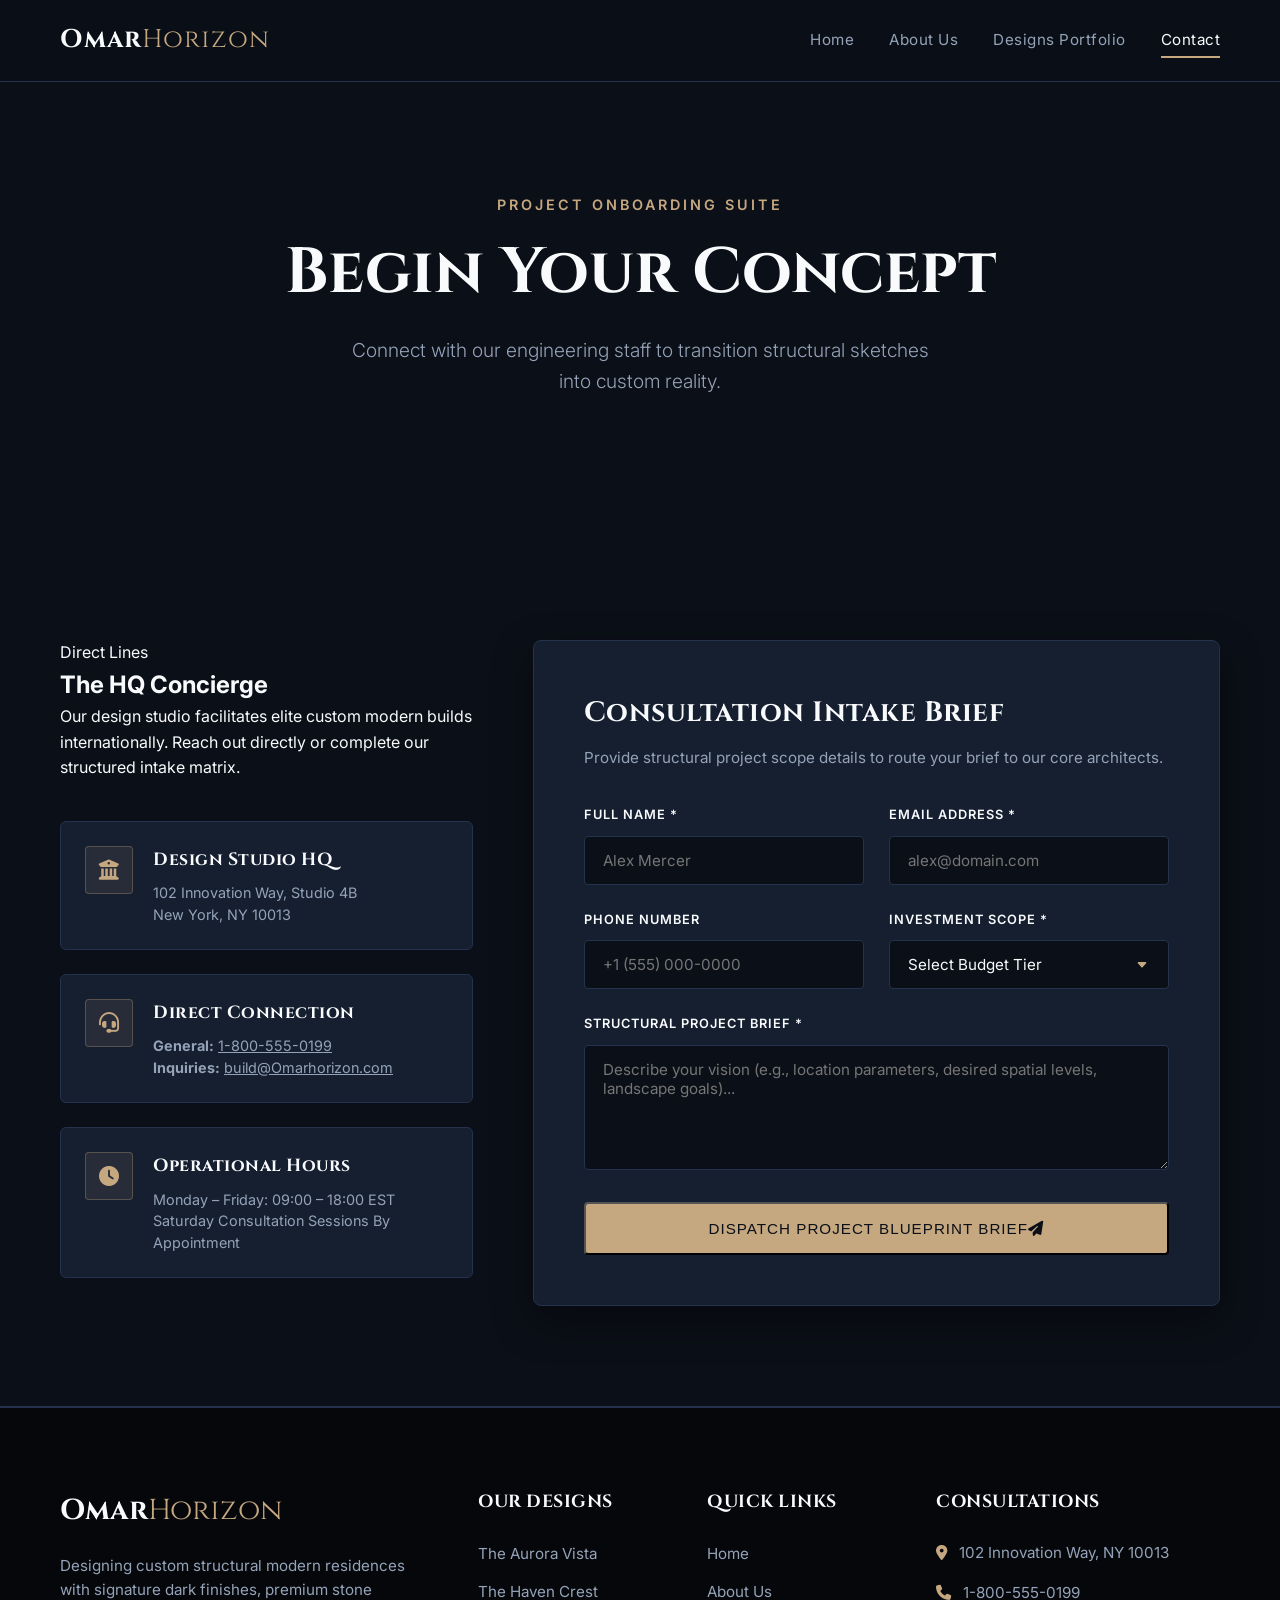
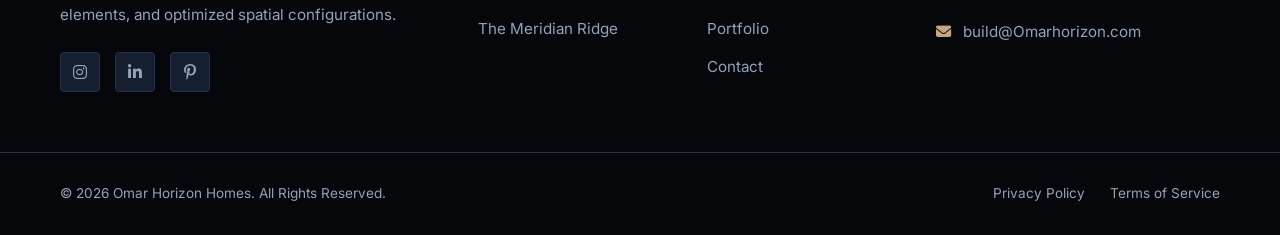
<file: contact.html>
<!DOCTYPE html>
<html lang="en">

<head>
    <meta charset="UTF-8">
    <meta name="viewport" content="width=device-width, initial-scale=1.0">
    <title>Initiate Consultation | Omar Horizon Architecture</title>
    <!-- Google Fonts: Cinzel for Heritage Headings, Inter for Clean Body Text -->
    <link rel="preconnect" href="https://fonts.googleapis.com">
    <link rel="preconnect" href="https://fonts.gstatic.com" crossorigin>
    <link
        href="https://fonts.googleapis.com/css2?family=Cinzel:wght@600;700&family=Inter:wght@300;400;500;600&display=swap"
        rel="stylesheet">
    <!-- FontAwesome Kit for Dark Metallic Icons -->
    <link rel="stylesheet" href="https://cdnjs.cloudflare.com/ajax/libs/font-awesome/6.4.0/css/all.min.css">
    <link rel="stylesheet" href="style.css">
</head>

<body>

    <!-- 1. NAVIGATION HEADER MODULE -->
    <header class="main-header">
        <div class="header-container">
            <a href="index.html" class="logo">Omar<span>Horizon</span></a>
            <button class="menu-toggle" aria-label="Toggle Navigation">
                <i class="fa-solid fa-bars"></i>
            </button>
            <nav class="nav-menu">
                <a href="index.html" class="nav-item">Home</a>
                <a href="about.html" class="nav-item">About Us</a>
                <a href="designs.html" class="nav-item">Designs Portfolio</a>
                <a href="contact.html" class="nav-item active">Contact</a>
            </nav>
        </div>
    </header>

    <!-- 2. CENTERED INNER HERO BLOCK -->
    <section class="hero-section inner-page-hero"
        style="background-image: url('https://images.unsplash.com/photo-1600566753190-17f0baa2a6c3?auto=format&fit=crop&w=1920&q=80');">
        <div class="hero-overlay"></div>
        <div class="hero-content">
            <span class="hero-subtitle">Project Onboarding Suite</span>
            <h1>Begin Your Concept</h1>
            <p>Connect with our engineering staff to transition structural sketches into custom reality.</p>
        </div>
    </section>

    <!-- 3. OPERATIONAL TWO-COLUMN CONTACT INTAKE SECTION -->
    <section class="contact-section">
        <div class="container contact-split-grid">

            <!-- Column A: Premium Information Block System -->
            <div class="contact-info-block">
                <span class="section-tag">Direct Lines</span>
                <h2 class="section-title">The HQ Concierge</h2>
                <p class="section-desc">Our design studio facilitates elite custom modern builds internationally. Reach
                    out directly or complete our structured intake matrix.</p>

                <div class="info-card-container">
                    <!-- HQ Office Address -->
                    <div class="info-meta-card">
                        <div class="info-icon-box">
                            <i class="fa-solid fa-building-columns"></i>
                        </div>
                        <div class="info-text-box">
                            <h4>Design Studio HQ</h4>
                            <p>102 Innovation Way, Studio 4B<br>New York, NY 10013</p>
                        </div>
                    </div>

                    <!-- Direct Communications -->
                    <div class="info-meta-card">
                        <div class="info-icon-box">
                            <i class="fa-solid fa-headset"></i>
                        </div>
                        <div class="info-text-box">
                            <h4>Direct Connection</h4>
                            <p><strong>General:</strong> <a href="tel:+18005550199">1-800-555-0199</a></p>
                            <p><strong>Inquiries:</strong> <a
                                    href="mailto:build@Omarhorizon.com">build@Omarhorizon.com</a></p>
                        </div>
                    </div>

                    <!-- Studio Availability -->
                    <div class="info-meta-card">
                        <div class="info-icon-box">
                            <i class="fa-solid fa-clock"></i>
                        </div>
                        <div class="info-text-box">
                            <h4>Operational Hours</h4>
                            <p>Monday – Friday: 09:00 – 18:00 EST</p>
                            <p>Saturday Consultation Sessions By Appointment</p>
                        </div>
                    </div>
                </div>
            </div>

            <!-- Column B: Interactive Custom Intake Engine Form Layout -->
            <div class="contact-form-block">
                <div class="form-wrapper-card">
                    <h3>Consultation Intake Brief</h3>
                    <p>Provide structural project scope details to route your brief to our core architects.</p>

                    <form id="architectureIntakeForm" action="#" method="POST" onsubmit="handleFormSubmission(event)">
                        <div class="form-grid-two-col">
                            <!-- Full Name Field -->
                            <div class="form-group">
                                <label for="fullName">Full Name *</label>
                                <input type="text" id="fullName" name="fullName" required placeholder="Alex Mercer">
                            </div>
                            <!-- Email Address Field -->
                            <div class="form-group">
                                <label for="emailAddress">Email Address *</label>
                                <input type="email" id="emailAddress" name="emailAddress" required
                                    placeholder="alex@domain.com">
                            </div>
                        </div>

                        <div class="form-grid-two-col">
                            <!-- Phone Number Field -->
                            <div class="form-group">
                                <label for="phoneNumber">Phone Number</label>
                                <input type="tel" id="phoneNumber" name="phoneNumber" placeholder="+1 (555) 000-0000">
                            </div>
                            <!-- Estimated Investment Select System -->
                            <div class="form-group">
                                <label for="projectBudget">Investment Scope *</label>
                                <select id="projectBudget" name="projectBudget" required>
                                    <option value="" disabled selected>Select Budget Tier</option>
                                    <option value="tier1">$1.5M – $3.0M Budget Range</option>
                                    <option value="tier2">$3.0M – $6.0M Budget Range</option>
                                    <option value="tier3">$6.0M+ Premium Enterprise Tier</option>
                                </select>
                            </div>
                        </div>

                        <!-- Project Concept Brief Message Area -->
                        <div class="form-group">
                            <label for="projectMessage">Structural Project Brief *</label>
                            <textarea id="projectMessage" name="projectMessage" rows="5" required
                                placeholder="Describe your vision (e.g., location parameters, desired spatial levels, landscape goals)..."></textarea>
                        </div>

                        <!-- Interactive Form Submission Response UI Block -->
                        <div id="formFeedback" class="form-feedback-banner"></div>

                        <!-- High-End Dark Call To Action Form Button -->
                        <button type="submit" class="btn btn-primary btn-full-width">
                            <span>Dispatch Project Blueprint Brief</span> <i class="fa-solid fa-paper-plane"></i>
                        </button>
                    </form>
                </div>
            </div>

        </div>
    </section>

    <!-- 4. HIGH-END LEGAL FOOTER ANCHOR -->
    <footer class="site-footer">
        <div class="container footer-grid">
            <div class="footer-col brand-col">
                <h2 class="footer-logo">Omar<span>Horizon</span></h2>
                <p class="brand-desc">Designing custom structural modern residences with signature dark finishes,
                    premium stone elements, and optimized spatial configurations.</p>
                <div class="footer-socials">
                    <a href="#" aria-label="Instagram"><i class="fa-brands fa-instagram"></i></a>
                    <a href="#" aria-label="LinkedIn"><i class="fa-brands fa-linkedin-in"></i></a>
                    <a href="#" aria-label="Pinterest"><i class="fa-brands fa-pinterest-p"></i></a>
                </div>
            </div>
            <div class="footer-col">
                <h3>Our Designs</h3>
                <ul class="footer-links" id="dynamic-footer-designs">
                    <!-- Automatically Generated via app.js -->
                </ul>
            </div>
            <div class="footer-col">
                <h3>Quick Links</h3>
                <ul class="footer-links">
                    <li><a href="index.html">Home</a></li>
                    <li><a href="about.html">About Us</a></li>
                    <li><a href="designs.html">Portfolio</a></li>
                    <li><a href="contact.html">Contact</a></li>
                </ul>
            </div>
            <div class="footer-col contact-col">
                <h3>Consultations</h3>
                <ul class="footer-contact-info">
                    <li><i class="fa-solid fa-location-dot"></i> <span>102 Innovation Way, NY 10013</span></li>
                    <li><i class="fa-solid fa-phone"></i> <a href="tel:+18005550199">1-800-555-0199</a></li>
                    <li><i class="fa-solid fa-envelope"></i> <a
                            href="mailto:build@Omarhorizon.com">build@Omarhorizon.com</a></li>
                </ul>
            </div>
        </div>
        <div class="footer-bottom">
            <div class="container bottom-flex">
                <p>&copy; 2026 Omar Horizon Homes. All Rights Reserved.</p>
                <div class="legal-links">
                    <a href="#">Privacy Policy</a>
                    <a href="#">Terms of Service</a>
                </div>
            </div>
        </div>
    </footer>

    <!-- Form Intake Interactivity Engine Logic -->
    <script src="app.js"></script>
    <script>
        function handleFormSubmission(event) {
            event.preventDefault();
            const feedback = document.getElementById('formFeedback');

            // Simulating intake routing transmission validation
            feedback.style.display = 'block';
            feedback.className = 'form-feedback-banner processing';
            feedback.innerHTML = '<i class="fa-solid fa-spinner fa-spin"></i> Encrypting & transmitting structural brief channels...';

            setTimeout(() => {
                feedback.className = 'form-feedback-banner success';
                feedback.innerHTML = '<i class="fa-solid fa-circle-check"></i> Project Brief Logged. A Principal Structural Design Lead will contact you within 24 hours.';
                document.getElementById('architectureIntakeForm').reset();
            }, 1800);
        }
    </script>
</body>
</file>
<file: style.css>
/* ==========================================================================
   1. CORE ARCHITECTURAL RESET & CSS VARIABLE MATRIX
   ========================================================================== */
:root {
  --bg-primary: #0b0f17; /* Deep Obsidian Midnight Blue */
  --bg-surface: #161f30; /* Lighter Dark Slate Layer */
  --accent-color: #c5a880; /* Luxury Champagne Brushed Bronze */
  --accent-hover: #b3946b; /* Darker Bronze Depth Shift */
  --text-main: #f8fafc; /* High-Contrast Off-White */
  --text-muted: #94a3b8; /* Steel Grey Sub-Typography */
  --border-color: #24324d; /* Hairline Structural Grid Border Line */
  --max-width: 1200px;
  --transition-smooth: all 0.4s cubic-bezier(0.25, 1, 0.5, 1);
}

* {
  margin: 0;
  padding: 0;
  box-sizing: border-box;
}

body {
  background-color: var(--bg-primary);
  color: var(--text-main);
  font-family: "Inter", sans-serif;
  line-height: 1.6;
  overflow-x: hidden;
}

.container {
  width: 100%;
  max-width: var(--max-width);
  margin: 0 auto;
  padding: 0 20px;
}

img {
  max-width: 100%;
  height: auto;
  display: block;
}

.section-header {
  text-align: center;
  margin-bottom: 60px;
}

.section-header h2 {
  font-family: "Cinzel", serif;
  font-size: 2.5rem;
  color: var(--text-main);
  margin-bottom: 15px;
  letter-spacing: 1px;
}

.section-header p {
  color: var(--text-muted);
  max-width: 600px;
  margin: 0 auto;
  font-size: 1.1rem;
}

/* ==========================================================================
   2. REUSABLE USER INTERACTIVE ELEMENTS (BUTTONS)
   ========================================================================== */
.btn {
  display: inline-flex;
  align-items: center;
  justify-content: center;
  padding: 14px 32px;
  font-size: 0.95rem;
  font-weight: 500;
  text-decoration: none;
  text-transform: uppercase;
  letter-spacing: 1px;
  border-radius: 4px;
  transition: var(--transition-smooth);
  cursor: pointer;
}

.btn-primary {
  background-color: var(--accent-color);
  color: #0b0f17;
}

.btn-primary:hover {
  background-color: var(--accent-hover);
  transform: translateY(-2px);
}

.btn-secondary {
  background-color: transparent;
  color: var(--text-main);
  border: 1px solid var(--border-color);
}

.btn-secondary:hover {
  background-color: rgba(248, 250, 252, 0.05);
  border-color: var(--text-main);
  transform: translateY(-2px);
}

.text-link {
  color: var(--accent-color);
  text-decoration: none;
  font-weight: 500;
  font-size: 0.95rem;
  display: inline-flex;
  align-items: center;
  gap: 8px;
  transition: var(--transition-smooth);
}

.text-link i {
  transition: var(--transition-smooth);
}

.text-link:hover {
  color: var(--text-main);
}

.text-link:hover i {
  transform: translateX(6px);
}

/* ==========================================================================
   3. NAVIGATION HEADER MODULE
   ========================================================================== */
.main-header {
  position: fixed;
  top: 0;
  left: 0;
  width: 100%;
  z-index: 1000;
  background-color: rgba(11, 15, 23, 0.9);
  backdrop-filter: blur(12px);
  border-bottom: 1px solid var(--border-color);
  transition: var(--transition-smooth);
}

@media (max-width: 768px) {
  .menu-toggle {
    display: block !important; /* Forces hamburger menu visibility on mobile */
    z-index: 1001;
  }

  /* Converts navigation bar into an absolute mobile full-screen slide down overlay */
  .nav-menu {
    display: flex !important;
    flex-direction: column;
    position: fixed;
    top: 0;
    right: -100%; /* Fully hidden off-screen by default */
    width: 70%;
    height: 100vh;
    background-color: rgba(11, 15, 25, 0.98);
    border-left: 1px solid rgba(255, 255, 255, 0.05);
    padding: 100px 40px;
    gap: 25px;
    transition: right 0.4s cubic-bezier(0.25, 1, 0.5, 1); /* Sleek slide-in effect */
    z-index: 1000;
    box-shadow: -10px 0 30px rgba(0, 0, 0, 0.5);
  }

  /* The interactive trigger class managed by app.js */
  .nav-menu.nav-active {
    right: 0; /* Slides the navigation panel neatly into the view window */
  }

  .nav-item {
    font-size: 1.1rem;
    width: 100%;
    padding: 10px 0;
  }
}

.header-container {
  max-width: var(--max-width);
  margin: 0 auto;
  padding: 20px;
  display: flex;
  align-items: center;
  justify-content: space-between;
}

.logo {
  font-family: "Cinzel", serif;
  font-size: 1.6rem;
  font-weight: 700;
  color: var(--text-main);
  text-decoration: none;
  letter-spacing: 1px;
}

.logo span {
  color: var(--accent-color);
  font-weight: 400;
}

.nav-menu {
  display: flex;
  align-items: center;
  gap: 35px;
}

.nav-item {
  color: var(--text-muted);
  text-decoration: none;
  font-size: 0.95rem;
  font-weight: 400;
  letter-spacing: 0.5px;
  transition: var(--transition-smooth);
  position: relative;
  padding: 5px 0;
}

.nav-item:hover,
.nav-item.active {
  color: var(--text-main);
}

.nav-item::after {
  content: "";
  position: absolute;
  bottom: 0;
  left: 0;
  width: 0;
  height: 2px;
  background-color: var(--accent-color);
  transition: var(--transition-smooth);
}

.nav-item:hover::after,
.nav-item.active::after {
  width: 100%;
}

.menu-toggle {
  display: none;
  background: none;
  border: none;
  color: var(--text-main);
  font-size: 1.5rem;
  cursor: pointer;
}

/* ==========================================================================
   4. CINEMATIC TWILIGHT HERO SECTION
   ========================================================================== */
.hero-section {
  position: relative;
  height: 100vh;
  min-height: 650px;
  display: flex;
  align-items: center;
  padding: 120px 20px 60px 20px;
  background-image: url("https://images.unsplash.com/photo-1600585154340-be6161a56a0c?auto=format&fit=crop&w=1920&q=80");
  background-size: cover;
  background-position: center;
  background-attachment: fixed;
}

.hero-overlay {
  position: absolute;
  top: 0;
  left: 0;
  width: 100%;
  height: 100%;
  background: linear-gradient(
    90deg,
    rgba(11, 15, 23, 0.95) 0%,
    rgba(11, 15, 23, 0.7) 50%,
    rgba(11, 15, 23, 0.4) 100%
  );
  z-index: 1;
}

.hero-content {
  position: relative;
  z-index: 2;
  max-width: var(--max-width);
  margin: 0 auto;
  width: 100%;
}

.hero-subtitle {
  display: block;
  color: var(--accent-color);
  font-size: 0.9rem;
  font-weight: 600;
  text-transform: uppercase;
  letter-spacing: 3px;
  margin-bottom: 20px;
}

.hero-content h1 {
  font-family: "Cinzel", serif;
  font-size: 4rem;
  line-height: 1.15;
  color: var(--text-main);
  margin-bottom: 25px;
}

.hero-content p {
  color: var(--text-muted);
  font-size: 1.2rem;
  max-width: 600px;
  margin-bottom: 40px;
  font-weight: 300;
}

.hero-actions {
  display: flex;
  align-items: center;
  gap: 20px;
}

/* ==========================================================================
   5. BRAND VALUES & CORE SERVICES GRID
   ========================================================================== */
.services-section {
  padding: 100px 0;
  background-color: var(--bg-primary);
  border-bottom: 1px solid var(--border-color);
}

.services-grid {
  display: grid;
  grid-template-columns: repeat(3, 1fr);
  gap: 30px;
}

.service-card {
  background: linear-gradient(
    135deg,
    rgba(22, 31, 48, 0.8) 0%,
    rgba(11, 15, 23, 0.9) 100%
  );
  border: 1px solid rgba(197, 168, 128, 0.1);
  backdrop-filter: blur(10px);
  padding: 40px 35px;
  border-radius: 6px;
  transition: var(--transition-smooth);
}

.service-card:hover {
  border-color: rgba(197, 168, 128, 0.3);
  transform: translateY(-5px);
  box-shadow: 0 15px 40px rgba(0, 0, 0, 0.5);
}

.icon-box {
  width: 60px;
  height: 60px;
  background-color: rgba(197, 168, 128, 0.1);
  border-radius: 4px;
  display: flex;
  align-items: center;
  justify-content: center;
  margin-bottom: 25px;
  transition: var(--transition-smooth);
}

.icon-box i {
  color: var(--accent-color);
  font-size: 1.6rem;
}

.service-card:hover .icon-box {
  background-color: var(--accent-color);
}

.service-card:hover .icon-box i {
  color: #0b0f17;
}

.service-card h3 {
  font-family: "Cinzel", serif;
  font-size: 1.3rem;
  color: var(--text-main);
  margin-bottom: 15px;
}

.service-card p {
  color: var(--text-muted);
  font-size: 0.95rem;
}

/* ==========================================================================
   6. SIGNATURE DESIGN PORTFOLIO CAROUSEL/GRID TRACK
   ========================================================================== */
.portfolio-showcase {
  padding: 100px 0;
  background-color: #0d131f;
  border-bottom: 1px solid var(--border-color);
}

.portfolio-grid {
  display: grid;
  grid-template-columns: repeat(3, 1fr);
  gap: 30px;
}

.portfolio-card {
  background-color: var(--bg-surface);
  border: 1px solid var(--border-color);
  border-radius: 6px;
  overflow: hidden;
  transition: var(--transition-smooth);
}

.portfolio-card:hover {
  transform: translateY(-5px);
  box-shadow: 0 20px 45px rgba(0, 0, 0, 0.6);
  border-color: rgba(197, 168, 128, 0.2);
}

.card-img {
  height: 240px;
  overflow: hidden;
  position: relative;
}

.card-img img {
  width: 100%;
  height: 100%;
  object-fit: cover;
  transition: var(--transition-smooth);
}

.portfolio-card:hover .card-img img {
  transform: scale(1.06);
}

.card-body {
  padding: 30px;
}

.card-body h3 {
  font-family: "Cinzel", serif;
  font-size: 1.4rem;
  color: var(--text-main);
  margin-bottom: 12px;
}

.card-body p {
  color: var(--text-muted);
  font-size: 0.95rem;
  margin-bottom: 25px;
  min-height: 66px;
}

/* ==========================================================================
   7. TESTIMONIAL REVIEW SLIDER ENGINE
   ========================================================================== */
/* Slider engine structural rules */

.testimonials-section {
  padding: 20px;
}
#home-reviews-track {
  display: flex !important;
  flex-direction: row !important;
  flex-wrap: nowrap !important;
  width: 500% !important; /* Grants 100% viewport spacing per page slice */
}

.review-page-slice {
  display: grid !important;
  grid-template-columns: repeat(2, 1fr) !important;
  gap: 30px;
  width: 20% !important; /* Take exactly 1/5th of the 500% parent width track */
  flex: 0 0 20% !important; /* Stop the layout engine from squeezing the page slice width */
  box-sizing: border-box;
  padding: 0 10px;
}

.review-page-slice .review-card {
  width: 100% !important;
  box-sizing: border-box;
  background: #161c2a; /* Keeps the signature dark background contrast */
  padding: 20px;
  border-radius: 4px;

  /* ADDED BORDERS BELOW */
  border: 1px solid rgba(255, 255, 255, 0.08); /* Clean, subtle white border */
  transition: border-color 0.3s ease;
}

/* Optional: Golden accent glow when hovering over a card */
.review-page-slice .review-card:hover {
  border-color: var(--accent-color, #d4af37);
}

/* Base style fallback rules for pagination navigation dots */
.slider-dots .dot {
  width: 8px;
  height: 8px;
  background-color: rgba(255, 255, 255, 0.2);
  border-radius: 50%;
  cursor: pointer;
  transition: all 0.3s ease;
}

.slider-dots .dot.active {
  background-color: var(--accent-color, #d4af37);
  transform: scale(1.2);
}

/* ==========================================================================
   RESPONSIVE BREAKPOINTS FOR THE REVIEWS
   ========================================================================== */

/* TABLET LAYOUTS & LAPTOPS (Under 1024px) */
@media (max-width: 1024px) {
  .review-page-slice {
    /* Drop to showing 1 review at a time to give the content room to breathe */
    grid-template-columns: 1fr !important;
    /* Limit to 2 reviews visually on tablets so it doesn't get infinitely long vertically */
    gap: 20px;
    padding: 10px 40px;
  }
}

/* MOBILE PHONE LAYOUTS (Under 600px) */
@media (max-width: 600px) {
  .review-page-slice {
    grid-template-columns: 1fr !important;
    padding: 10px 5px;
    gap: 15px;
  }

  .review-page-slice .review-card {
    padding: 20px; /* Tighter padding for tiny screens */
  }

  .review-card p {
    font-size: 0.9rem; /* Slightly smaller text so it fits comfortably */
    margin-bottom: 15px;
  }

  /* Shrink the navigation buttons slightly on small screens */
  #slider-prev-btn,
  #slider-next-btn {
    width: 38px !important;
    height: 38px !important;
  }

  .slider-pagination-controls {
    gap: 10px !important;
    margin-top: 25px !important;
  }
}
/* ==========================================================================
   8. PREMIUM LEAD MAGNET MODULE
   ========================================================================== */
.lead-magnet-section {
  padding: 100px 0;
  background-color: #0d131f;
  border-bottom: 1px solid var(--border-color);
}

.lead-magnet-wrapper {
  display: grid;
  grid-template-columns: 1fr 1.2fr;
  background-color: var(--bg-surface);
  border: 1px solid var(--border-color);
  border-radius: 12px;
  overflow: hidden;
  box-shadow: 0 30px 60px rgba(0, 0, 0, 0.4);
}

.lead-image-col {
  position: relative;
  min-height: 100%;
}

.lead-image-col img {
  width: 100%;
  height: 100%;
  object-fit: cover;
}

.image-gradient-overlay {
  position: absolute;
  top: 0;
  left: 0;
  width: 100%;
  height: 100%;
  background: linear-gradient(
    to right,
    rgba(22, 31, 48, 0) 40%,
    rgba(22, 31, 48, 0.4) 100%
  );
}

.lead-content-col {
  padding: 60px;
  display: flex;
  flex-direction: column;
  justify-content: center;
}

.lead-tagline {
  color: var(--accent-color);
  font-size: 0.85rem;
  text-transform: uppercase;
  letter-spacing: 2px;
  font-weight: 600;
  margin-bottom: 15px;
}

.lead-content-col h2 {
  font-family: "Cinzel", serif;
  font-size: 2.2rem;
  line-height: 1.25;
  margin-bottom: 20px;
  color: var(--text-main);
}

.lead-content-col p {
  color: var(--text-muted);
  font-size: 1rem;
  margin-bottom: 35px;
  line-height: 1.6;
}

.lead-capture-form {
  width: 100%;
  margin-bottom: 20px;
}

.form-group {
  margin-bottom: 20px;
}

.lead-capture-form input {
  width: 100%;
  padding: 16px 20px;
  background-color: var(--bg-primary);
  border: 1px solid var(--border-color);
  border-radius: 4px;
  color: var(--text-main);
  font-family: "Inter", sans-serif;
  font-size: 0.95rem;
  transition: var(--transition-smooth);
}

.lead-capture-form input:focus {
  outline: none;
  border-color: var(--accent-color);
  box-shadow: 0 0 10px rgba(197, 168, 128, 0.15);
}

.btn-full {
  width: 100%;
  gap: 10px;
}

.form-disclaimer {
  display: flex;
  align-items: center;
  gap: 8px;
  font-size: 0.8rem !important;
  color: #64748b !important;
  margin-bottom: 0 !important;
}

/* ==========================================================================
   9. HIGH-END LEGAL FOOTER ANCHOR
   ========================================================================== */
.site-footer {
  background-color: #05070b;
  border-top: 2px solid var(--border-color);
  padding: 80px 0 0 0;
}

.footer-grid {
  display: grid;
  grid-template-columns: 2fr repeat(2, 1fr) 1.5fr;
  gap: 40px;
  margin-bottom: 60px;
}

.brand-col .footer-logo {
  font-family: "Cinzel", serif;
  font-size: 1.8rem;
  color: var(--text-main);
  margin-bottom: 20px;
  text-decoration: none;
}

.brand-col .footer-logo span {
  color: var(--accent-color);
  font-weight: 400;
}

.brand-desc {
  color: var(--text-muted);
  font-size: 0.95rem;
  margin-bottom: 25px;
}

.footer-socials {
  display: flex;
  gap: 15px;
}

.footer-socials a {
  width: 40px;
  height: 40px;
  background-color: var(--bg-surface);
  border: 1px solid var(--border-color);
  border-radius: 4px;
  display: flex;
  align-items: center;
  justify-content: center;
  color: var(--text-muted);
  text-decoration: none;
  transition: var(--transition-smooth);
}

.footer-socials a:hover {
  color: #0b0f17;
  background-color: var(--accent-color);
  border-color: var(--accent-color);
  transform: translateY(-3px);
}

.footer-col h3 {
  font-family: "Cinzel", serif;
  font-size: 1.1rem;
  color: var(--text-main);
  margin-bottom: 25px;
  letter-spacing: 0.5px;
  text-transform: uppercase;
}

.footer-links {
  list-style: none;
}

.footer-links li {
  margin-bottom: 12px;
}

.footer-links a {
  color: var(--text-muted);
  text-decoration: none;
  font-size: 0.95rem;
  transition: var(--transition-smooth);
}

.footer-links a:hover {
  color: var(--accent-color);
  padding-left: 4px;
}

.footer-contact-info {
  list-style: none;
}

.footer-contact-info li {
  display: flex;
  gap: 12px;
  margin-bottom: 15px;
  color: var(--text-muted);
  font-size: 0.95rem;
}

.footer-contact-info i {
  color: var(--accent-color);
  margin-top: 4px;
}

.footer-contact-info a {
  color: var(--text-muted);
  text-decoration: none;
  transition: var(--transition-smooth);
}

.footer-contact-info a:hover {
  color: var(--accent-color);
}

.footer-bottom {
  border-top: 1px solid var(--border-color);
  padding: 30px 0;
}

.bottom-flex {
  display: flex;
  justify-content: space-between;
  align-items: center;
  color: var(--text-muted);
  font-size: 0.85rem;
}

.legal-links {
  display: flex;
  gap: 25px;
}

.legal-links a {
  color: var(--text-muted);
  text-decoration: none;
  transition: var(--transition-smooth);
}

.legal-links a:hover {
  color: var(--accent-color);
}

/* ==========================================================================
   10. ABOUT US PAGE EXCLUSIVE MODULES (With Alignment Override Fixes)
   ========================================================================== */
.hero-section.inner-page-hero {
  height: 60vh;
  min-height: 400px;
  display: flex;
  align-items: center;
  justify-content: center;
  text-align: center;
  padding: 80px 20px 0 20px;
}

.inner-page-hero .hero-content {
  margin: 0 auto;
  max-width: 800px;
}

.inner-page-hero .hero-content p {
  margin: 0 auto 30px auto;
}

.story-section {
  padding: 100px 0;
  background-color: var(--bg-primary);
  border-bottom: 1px solid var(--border-color);
}

.story-wrapper {
  display: grid;
  grid-template-columns: 1fr 1fr;
  gap: 60px;
  align-items: center;
}

.sub-accent {
  color: var(--accent-color);
  font-size: 0.9rem;
  font-weight: 600;
  text-transform: uppercase;
  letter-spacing: 2px;
  display: block;
  margin-bottom: 10px;
}

.story-content-col h2 {
  font-family: "Cinzel", serif;
  font-size: 2.5rem;
  color: var(--text-main);
  margin-bottom: 25px;
  line-height: 1.2;
}

.story-content-col p {
  color: var(--text-muted);
  margin-bottom: 20px;
  font-size: 1.05rem;
}

.story-metrics {
  display: flex;
  gap: 40px;
  margin-top: 35px;
  border-top: 1px solid var(--border-color);
  padding-top: 30px;
}

.metric-item h3 {
  font-family: "Cinzel", serif;
  font-size: 2.2rem;
  color: var(--accent-color);
  margin-bottom: 5px;
}

.metric-item span {
  color: var(--text-muted);
  font-size: 0.85rem;
  text-transform: uppercase;
  letter-spacing: 1px;
}

.story-image-col {
  position: relative;
  padding: 20px;
}

.story-image-col img {
  width: 100%;
  border-radius: 6px;
  position: relative;
  z-index: 2;
  box-shadow: 0 20px 40px rgba(0, 0, 0, 0.5);
}

.frame-accent {
  position: absolute;
  top: 0;
  right: 0;
  width: 80%;
  height: 90%;
  border: 2px solid var(--border-color);
  border-radius: 6px;
  z-index: 1;
}

.team-section {
  padding: 100px 0;
  background-color: #0d131f;
  border-bottom: 1px solid var(--border-color);
}

.team-grid {
  display: grid;
  grid-template-columns: repeat(3, 1fr);
  gap: 30px;
}

.team-card {
  background-color: var(--bg-surface);
  border: 1px solid var(--border-color);
  border-radius: 6px;
  overflow: hidden;
  transition: var(--transition-smooth);
}

.team-card:hover {
  transform: translateY(-5px);
  border-color: rgba(197, 168, 128, 0.25);
  box-shadow: 0 15px 35px rgba(0, 0, 0, 0.4);
}

.member-img {
  height: 350px;
  overflow: hidden;
}

.member-img img {
  width: 100%;
  height: 100%;
  object-fit: cover;
  filter: grayscale(0.4) contrast(1.1);
  transition: var(--transition-smooth);
}

.team-card:hover .member-img img {
  filter: grayscale(0) contrast(1);
  transform: scale(1.03);
}

.member-info {
  padding: 25px;
}

.member-info h3 {
  font-family: "Cinzel", serif;
  font-size: 1.25rem;
  color: var(--text-main);
  margin-bottom: 5px;
}

.member-info span {
  color: var(--accent-color);
  font-size: 0.85rem;
  text-transform: uppercase;
  letter-spacing: 1px;
  display: block;
  margin-bottom: 15px;
}

.member-info p {
  color: var(--text-muted);
  font-size: 0.9rem;
  line-height: 1.5;
}

/* ==========================================================================
   11. MOBILE RESPONSIVE MEDIA VIEWPORT BREAKPOINTS
   ========================================================================== */
@media (max-width: 1024px) {
  .hero-content h1 {
    font-size: 3.2rem;
  }

  .services-grid,
  .portfolio-grid,
  .team-grid {
    grid-template-columns: repeat(2, 1fr);
    gap: 25px;
  }

  .lead-magnet-wrapper {
    grid-template-columns: 1fr;
  }

  .lead-image-col {
    height: 300px;
  }

  .image-gradient-overlay {
    background: linear-gradient(
      to bottom,
      rgba(22, 31, 48, 0) 50%,
      rgba(22, 31, 48, 0.6) 100%
    );
  }

  .lead-content-col {
    padding: 40px 25px;
  }

  .footer-grid {
    grid-template-columns: repeat(2, 1fr);
    gap: 40px;
  }

  .story-wrapper {
    grid-template-columns: 1fr;
    gap: 40px;
  }
}

@media (max-width: 768px) {
  .section-header h2,
  .story-content-col h2,
  .lead-content-col h2 {
    font-size: 2rem;
  }

  .menu-toggle {
    display: block;
  }

  .nav-menu {
    display: none;
  }

  .hero-section {
    background-attachment: scroll;
  }

  .hero-content h1 {
    font-size: 2.4rem;
  }

  .hero-content p {
    font-size: 1.05rem;
  }

  .hero-actions {
    flex-direction: column;
    align-items: flex-start;
    gap: 15px;
  }

  .hero-actions .btn {
    width: 100%;
  }

  .services-grid,
  .portfolio-grid,
  .team-grid,
  .footer-grid {
    grid-template-columns: 1fr;
  }

  .review-card {
    padding: 35px 20px;
  }

  .review-card p {
    font-size: 1.05rem;
  }

  .member-img {
    height: 300px;
  }

  .bottom-flex {
    flex-direction: column;
    gap: 15px;
    text-align: center;
  }
}
/* ==========================================================================
   11. DESIGNS ARCHIVE PAGE EXCLUSIVE MODULES
   ========================================================================== */
.portfolio-archive-section {
  padding: 80px 0 100px 0;
  background-color: var(--bg-primary);
}

/* Metadata Interactive Filter System Bar Layout */
.portfolio-filter-bar {
  display: flex;
  justify-content: center;
  align-items: center;
  gap: 15px;
  margin-bottom: 60px;
  flex-wrap: wrap;
}

.filter-btn {
  background-color: var(--bg-surface);
  border: 1px solid var(--border-color);
  color: var(--text-muted);
  padding: 10px 24px;
  font-family: "Inter", sans-serif;
  font-size: 0.9rem;
  font-weight: 500;
  text-transform: uppercase;
  letter-spacing: 1px;
  border-radius: 4px;
  cursor: pointer;
  transition: var(--transition-smooth);
}

.filter-btn:hover,
.filter-btn.active {
  background-color: var(--accent-color);
  border-color: var(--accent-color);
  color: #0b0f17;
  box-shadow: 0 5px 15px rgba(197, 168, 128, 0.2);
}

/* Master Loop Archive Responsive Container Grid */
.archive-grid {
  display: grid;
  grid-template-columns: repeat(3, 1fr);
  gap: 30px;
  transition: var(--transition-smooth);
}

/* Rotational Animation Matrix for Theme Loader Spinners */
@keyframes architectureSpin {
  0% {
    transform: rotate(0deg);
  }
  100% {
    transform: rotate(360deg);
  }
}
/* Individual Portfolio Card Extensions (Unique to Grid view) */
.archive-grid .portfolio-card {
  display: block;
  opacity: 1;
  transform: scale(1);
  transition:
    opacity 0.3s ease,
    transform 0.3s ease,
    box-shadow 0.4s ease,
    border-color 0.4s ease;
}

/* Contextual Category Visual Tags Overlay */
.card-img {
  position: relative;
}

.card-badge {
  position: absolute;
  top: 15px;
  right: 15px;
  background-color: rgba(11, 15, 23, 0.85);
  border: 1px solid var(--accent-color);
  color: var(--accent-color);
  font-size: 0.75rem;
  font-weight: 600;
  text-transform: uppercase;
  letter-spacing: 1px;
  padding: 4px 12px;
  border-radius: 3px;
  backdrop-filter: blur(4px);
  z-index: 5;
}

/* Responsive Archive Media Breakpoints */
@media (max-width: 1024px) {
  .archive-grid {
    grid-template-columns: repeat(2, 1fr);
    gap: 25px;
  }
}

@media (max-width: 768px) {
  .portfolio-filter-bar {
    gap: 10px;
    margin-bottom: 40px;
  }

  .filter-btn {
    padding: 8px 18px;
    font-size: 0.8rem;
    flex: 1 1 calc(50% - 10px); /* Evenly grids sorting toggles on smart screens */
  }

  .archive-grid {
    grid-template-columns: 1fr;
  }
}
/* ==========================================================================
   12. CONTACT INTAKE ENGINE EXCLUSIVE MODULES
   ========================================================================== */
.contact-section {
  padding: 100px 0;
  background-color: var(--bg-primary);
}

/* Operational Two-Column Split Architecture Grid Layout */
.contact-split-grid {
  display: grid;
  grid-template-columns: 4.5fr 7.5fr;
  gap: 60px;
  align-items: start;
}

/* Column A Info-Meta Component Cards */
.info-card-container {
  margin-top: 40px;
  display: flex;
  flex-direction: column;
  gap: 24px;
}

.info-meta-card {
  display: flex;
  align-items: flex-start;
  gap: 20px;
  background-color: var(--bg-surface);
  border: 1px solid var(--border-color);
  padding: 24px;
  border-radius: 6px;
  transition: var(--transition-smooth);
}

.info-meta-card:hover {
  border-color: var(--accent-color);
  transform: translateY(-2px);
}

.info-icon-box {
  width: 48px;
  height: 48px;
  background-color: rgba(197, 168, 128, 0.1);
  border: 1px solid rgba(197, 168, 128, 0.3);
  color: var(--accent-color);
  border-radius: 4px;
  display: flex;
  align-items: center;
  justify-content: center;
  font-size: 1.25rem;
  flex-shrink: 0;
}

.info-text-box h4 {
  font-family: "Cinzel", serif;
  font-size: 1.1rem;
  color: var(--text-light);
  margin-bottom: 8px;
  letter-spacing: 0.5px;
}

.info-text-box p {
  font-size: 0.9rem;
  color: var(--text-muted);
  line-height: 1.5;
}

.info-text-box p strong {
  color: var(--text-light);
}

.info-text-box a {
  color: var(--text-muted);
  transition: var(--transition-smooth);
}

.info-text-box a:hover {
  color: var(--accent-color);
}

/* Column B Custom Modular Intake Form Layout */
.form-wrapper-card {
  background-color: var(--bg-surface);
  border: 1px solid var(--border-color);
  padding: 50px;
  border-radius: 8px;
  box-shadow: 0 15px 40px rgba(0, 0, 0, 0.4);
}

.form-wrapper-card h3 {
  font-family: "Cinzel", serif;
  font-size: 1.75rem;
  color: var(--text-light);
  margin-bottom: 10px;
  letter-spacing: 0.5px;
}

.form-wrapper-card > p {
  color: var(--text-muted);
  font-size: 0.95rem;
  margin-bottom: 35px;
}

/* Form Input Element Controls Grid Systems */
.form-grid-two-col {
  display: grid;
  grid-template-columns: repeat(2, 1fr);
  gap: 25px;
}

.form-group {
  margin-bottom: 25px;
}

.form-group label {
  display: block;
  font-size: 0.8rem;
  font-weight: 600;
  text-transform: uppercase;
  letter-spacing: 1px;
  color: var(--text-light);
  margin-bottom: 10px;
}

.form-group input,
.form-group select,
.form-group textarea {
  width: 100%;
  background-color: var(--bg-primary);
  border: 1px solid var(--border-color);
  color: var(--text-light);
  padding: 14px 18px;
  font-family: "Inter", sans-serif;
  font-size: 0.95rem;
  border-radius: 4px;
  transition: var(--transition-smooth);
}

.form-group input:focus,
.form-group select:focus,
.form-group textarea:focus {
  outline: none;
  border-color: var(--accent-color);
  box-shadow: 0 0 10px rgba(197, 168, 128, 0.15);
}

/* Custom Styled Select Element Arrow Box Override */
.form-group select {
  appearance: none;
  background-image: url("data:image/svg+xml;utf8,<svg xmlns='http://www.w3.org/2000/svg' width='12' height='12' fill='%23c5a880' viewBox='0 0 16 16'><path d='M7.247 11.14 2.451 5.658C1.885 5.013 2.345 4 3.204 4h9.592a1 1 0 0 1 .753 1.659l-4.796 5.48a1 1 0 0 1-1.506 0z'/></svg>");
  background-repeat: no-repeat;
  background-position: calc(100% - 20px) center;
  padding-right: 45px;
}

/* Form Interactivity Feedback Infrastructure Banners */
.form-feedback-banner {
  display: none;
  padding: 15px 20px;
  border-radius: 4px;
  font-size: 0.9rem;
  margin-bottom: 25px;
  font-family: "Inter", sans-serif;
  line-height: 1.5;
}

.form-feedback-banner.processing {
  background-color: rgba(197, 168, 128, 0.1);
  border: 1px solid var(--accent-color);
  color: var(--accent-color);
}

.form-feedback-banner.success {
  background-color: rgba(46, 204, 113, 0.1);
  border: 1px solid #2ecc71;
  color: #2ecc71;
}

.btn-full-width {
  width: 100%;
  justify-content: center;
  padding: 16px;
  cursor: pointer;
}

/* Responsive Structural Contact Media Layout Adapters */
@media (max-width: 1024px) {
  .contact-split-grid {
    grid-template-columns: 1fr;
    gap: 50px;
  }
}

@media (max-width: 768px) {
  .form-wrapper-card {
    padding: 30px 20px;
  }

  .form-grid-two-col {
    grid-template-columns: 1fr;
    gap: 0;
  }
}
/* ==========================================================================
   13. SPECIFIC PRODUCT DESIGN ENGINE EXCLUSIVE MODULES
   ========================================================================== */
.single-project-hero {
  height: 70vh;
}

/* Spatial Engineering Analytic Grid Strip */
.spatial-spec-strip {
  background-color: var(--bg-surface);
  border-bottom: 1px solid var(--border-color);
  padding: 30px 0;
}

.spec-strip-grid {
  display: grid;
  grid-template-columns: repeat(4, 1fr);
  text-align: center;
  gap: 20px;
}

.spec-tile {
  display: flex;
  flex-direction: column;
  gap: 6px;
  border-right: 1px solid var(--border-color);
}

.spec-tile:last-child {
  border-right: none;
}

.spec-label {
  font-size: 0.75rem;
  font-weight: 600;
  text-transform: uppercase;
  letter-spacing: 1.5px;
  color: var(--text-muted);
}

.spec-value {
  font-family: "Cinzel", serif;
  font-size: 1.25rem;
  color: var(--accent-color);
  font-weight: 600;
}

/* Project Narrative & Blueprint Layout Container Split */
.project-details-section {
  padding: 100px 0;
  background-color: var(--bg-primary);
}

.project-split-details {
  display: grid;
  grid-template-columns: 5.5fr 6.5fr;
  gap: 70px;
  align-items: center;
}

/* Dark Structural Pull Quote Component Blocks */
.highlight-quote-block {
  margin: 40px 0;
  padding: 30px;
  background-color: var(--bg-surface);
  border-left: 3px solid var(--accent-color);
  border-radius: 0 4px 4px 0;
}

.highlight-quote-block blockquote {
  font-family: "Cinzel", serif;
  font-size: 1.15rem;
  line-height: 1.6;
  color: var(--text-light);
  font-style: italic;
  margin-bottom: 15px;
}

.quote-author {
  font-family: "Inter", sans-serif;
  font-size: 0.85rem;
  font-weight: 600;
  text-transform: uppercase;
  letter-spacing: 1px;
  color: var(--accent-color);
}

/* Interactive Blueprint Spec Tab Engine UI */
.engine-wrapper {
  background-color: var(--bg-surface);
  border: 1px solid var(--border-color);
  border-radius: 6px;
  overflow: hidden;
}

.engine-tabs {
  display: flex;
  background-color: rgba(11, 15, 23, 0.5);
  border-bottom: 1px solid var(--border-color);
}

.tab-link {
  flex: 1;
  background: none;
  border: none;
  color: var(--text-muted);
  padding: 18px;
  font-family: "Inter", sans-serif;
  font-size: 0.85rem;
  font-weight: 600;
  text-transform: uppercase;
  letter-spacing: 1px;
  cursor: pointer;
  transition: var(--transition-smooth);
}

.tab-link:hover {
  color: var(--text-light);
  background-color: rgba(255, 255, 255, 0.02);
}

.tab-link.active {
  color: var(--accent-color);
  background-color: var(--bg-surface);
  border-bottom: 2px solid var(--accent-color);
}

/* Tab Frame Display States Switching */
.engine-tab-pane {
  display: none;
  padding: 35px;
  animation: fadeInTab 0.4s ease forwards;
}

.engine-tab-pane.active {
  display: block;
}

.pane-visual {
  width: 100%;
  height: 320px;
  border-radius: 4px;
  overflow: hidden;
  margin-bottom: 25px;
  border: 1px solid var(--border-color);
}

.pane-visual img {
  width: 100%;
  height: 100%;
  object-fit: cover;
  filter: grayscale(100%) contrast(110%);
  transition: var(--transition-smooth);
}

.pane-visual:hover img {
  filter: grayscale(30%) contrast(100%);
  transform: scale(1.03);
}

.pane-details h4 {
  font-family: "Cinzel", serif;
  font-size: 1.25rem;
  color: var(--text-light);
  margin-bottom: 10px;
}

.pane-details p {
  font-size: 0.95rem;
  color: var(--text-muted);
  line-height: 1.6;
}

/* Call To Action Strip Anchor */
.blueprint-cta-strip {
  background: linear-gradient(135deg, #111622 0%, #0b0f17 100%);
  border-top: 1px solid var(--border-color);
  border-bottom: 1px solid var(--border-color);
  padding: 60px 0;
}

.cta-flex-wrapper {
  display: flex;
  justify-content: space-between;
  align-items: center;
  gap: 40px;
}

.cta-text-box h2 {
  font-family: "Cinzel", serif;
  font-size: 1.75rem;
  color: var(--text-light);
  margin-bottom: 8px;
}

.cta-text-box p {
  color: var(--text-muted);
  font-size: 0.95rem;
}

/* Tab Fade Transition Animation Keyframe */
@keyframes fadeInTab {
  from {
    opacity: 0;
    transform: translateY(8px);
  }
  to {
    opacity: 1;
    transform: translateY(0);
  }
}

/* Responsive Specification Detail Breakpoints */
@media (max-width: 1024px) {
  .project-split-details {
    grid-template-columns: 1fr;
    gap: 50px;
  }

  .spec-strip-grid {
    grid-template-columns: repeat(2, 1fr);
    gap: 25px 0;
  }

  .spec-tile:nth-child(2) {
    border-right: none;
  }

  .cta-flex-wrapper {
    flex-direction: column;
    text-align: center;
  }
}

@media (max-width: 768px) {
  .spec-strip-grid {
    grid-template-columns: 1fr;
  }

  .spec-tile {
    border-right: none;
    border-bottom: 1px solid var(--border-color);
    padding-bottom: 15px;
  }

  .spec-tile:last-child {
    border-bottom: none;
    padding-bottom: 0;
  }

  .engine-tab-pane {
    padding: 20px;
  }

  .pane-visual {
    height: 220px;
  }
}
/* ==========================================================================
   14. FLOATING BACK NAVIGATION ANCHOR
   ========================================================================== */
.floating-back-anchor {
  position: fixed;
  top: 110px; /* Sits cleanly below the fixed main header navigation track */
  left: 40px;
  z-index: 999;
  width: 50px;
  height: 50px;
  background-color: rgba(
    19,
    26,
    41,
    0.85
  ); /* Semitransparent surface glass overlay */
  border: 1px solid var(--border-color);
  color: var(--text-light);
  border-radius: 50%;
  display: flex;
  align-items: center;
  justify-content: center;
  text-decoration: none;
  box-shadow: 0 8px 24px rgba(0, 0, 0, 0.5);
  backdrop-filter: blur(8px); /* Premium soft-focus blur filter */
  -webkit-backdrop-filter: blur(8px);
  transition: all 0.4s cubic-bezier(0.165, 0.84, 0.44, 1);
}

.floating-back-anchor i {
  font-size: 1.1rem;
  transition: transform 0.3s ease;
}

/* Elite Hover Interaction Matrix */
.floating-back-anchor:hover {
  border-color: var(--accent-color);
  color: var(--accent-color);
  background-color: var(--bg-surface);
  transform: translateY(-2px);
  box-shadow: 0 12px 30px rgba(197, 168, 128, 0.15);
}

/* Micro-movement on the inner arrow icon symbol */
.floating-back-anchor:hover i {
  transform: translateX(-4px);
}

/* Defensive Layout Adjustments for Small Mobile Panels */
@media (max-width: 768px) {
  .floating-back-anchor {
    top: auto;
    bottom: 30px; /* Snaps safely down out of the core structural text path */
    left: 20px;
    width: 46px;
    height: 46px;
    background-color: var(--bg-surface); /* Pure solid fallback mode */
  }
}

.story-metrics {
  display: grid;
  grid-template-columns: repeat(
    3,
    1fr
  ); /* Splits seamlessly across three uniform tracks */
  gap: 30px;
  margin-top: 40px;
}

.metric-item {
  text-align: left;
}

.metric-item h3 {
  font-family: var(--display-font, "Cinzel", serif);
  font-size: 2.5rem;
  color: var(--accent-color, #d4af37);
  margin-bottom: 5px;
  font-weight: 700;
}

.metric-item span {
  font-family: var(--main-font, "Inter", sans-serif);
  color: var(--text-muted, #9ca3af);
  font-size: 0.9rem;
  text-transform: uppercase;
  letter-spacing: 1px;
}

/* TABLET AND MOBILE RESPONSIVE HOOKS */
@media (max-width: 768px) {
  .story-metrics {
    grid-template-columns: 1fr; /* Safely collapse into a clean, modern vertical column on phones */
    gap: 25px;
  }
}
</file>
